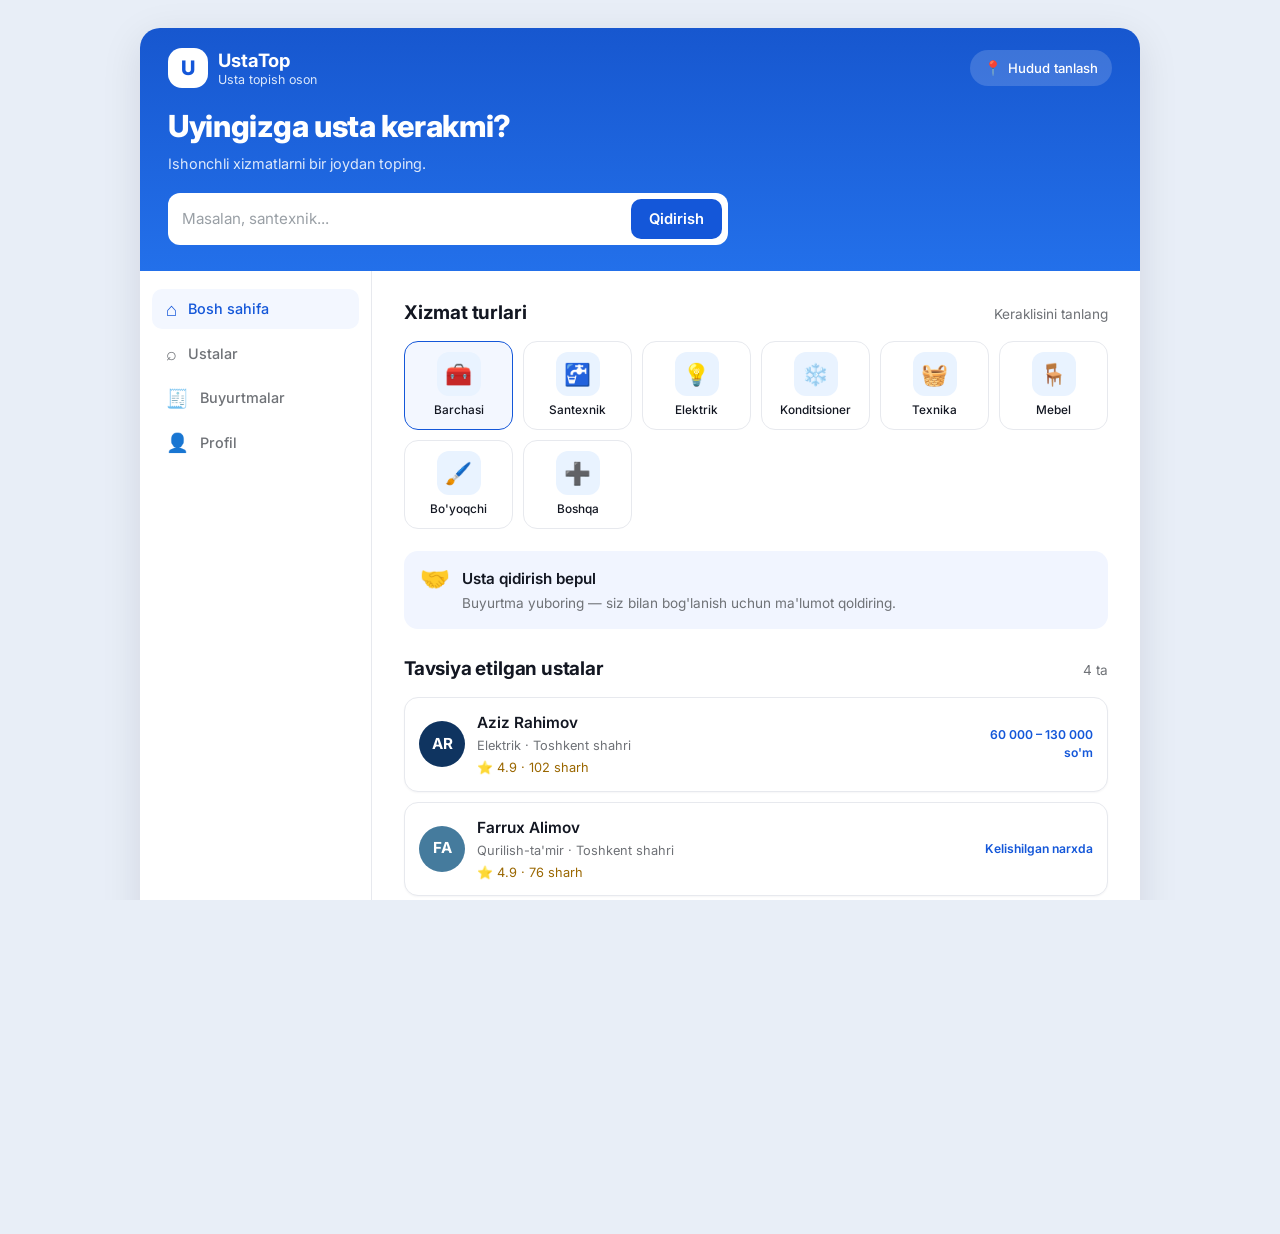
<file: index.html>
<!DOCTYPE html>
<html lang="uz">
<head>
<meta charset="UTF-8">
<meta name="viewport" content="width=device-width, initial-scale=1.0">
<meta name="theme-color" content="#1757cf">
<title>UstaTop — ustalar va mijozlar platformasi</title>
<meta name="description" content="UstaTop — santexnik, elektrik, mebel ustasi va boshqa mutaxassislarni toping, narx va sharhlarni ko'ring, onlayn buyurtma bering.">
<link rel="preconnect" href="https://fonts.googleapis.com">
<link rel="preconnect" href="https://fonts.gstatic.com" crossorigin>
<link href="https://fonts.googleapis.com/css2?family=Inter:wght@400;500;600;700;800&display=swap" rel="stylesheet">
<link rel="stylesheet" href="css/style.css">
</head>
<body>
<div class="app">

  <header class="appbar" id="appbar">
    <div class="brand-row">
      <div class="brand">
        <span class="brand-mark">U</span>
        <span class="brand-text">
          <b>UstaTop</b>
          <small>Usta topish oson</small>
        </span>
      </div>
      <button type="button" class="pill" id="region-pill">
        <span class="pill-icon">📍</span>
        <span id="region-pill-label">Hudud tanlash</span>
      </button>
    </div>

    <div class="hero-body" id="hero-body">
      <h1>Uyingizga usta kerakmi?</h1>
      <p class="hero-sub">Ishonchli xizmatlarni bir joydan toping.</p>
      <form id="home-search-form" class="searchbar">
        <input type="text" id="home-search-input" placeholder="Masalan, santexnik...">
        <button type="submit">Qidirish</button>
      </form>
    </div>
  </header>

  <main class="view-wrap">

    <!-- BOSH SAHIFA -->
    <section id="view-home" class="view active">
      <div class="section-head">
        <h2>Xizmat turlari</h2>
        <span class="section-note">Keraklisini tanlang</span>
      </div>
      <div id="category-grid" class="category-grid"></div>

      <div class="notice">
        <span class="notice-icon">🤝</span>
        <div>
          <b>Usta qidirish bepul</b>
          <p>Buyurtma yuboring — siz bilan bog'lanish uchun ma'lumot qoldiring.</p>
        </div>
      </div>

      <div class="section-head">
        <h2 id="featured-title">Tavsiya etilgan ustalar</h2>
        <span class="section-note" id="featured-count"></span>
      </div>
      <div id="featured-list" class="usta-list"></div>

      <button id="quick-order-btn" class="btn btn-primary btn-block">Tezkor buyurtma berish</button>
    </section>

    <!-- TO'LIQ KATALOG ("Boshqa" plitkasi ochadi) -->
    <section id="view-catalog" class="view">
      <div class="section-head">
        <h2>Barcha yo'nalishlar</h2>
        <span class="section-note" id="catalog-count"></span>
      </div>
      <p class="admin-note">Bosh sahifada eng ko'p qidiriladigan xizmatlar turadi. Bu yerda barcha yo'nalishlar to'liq ro'yxati.</p>
      <div id="catalog-list" class="catalog-list"></div>
    </section>

    <!-- QIDIRUV / USTALAR RO'YXATI -->
    <section id="view-search" class="view">
      <div class="section-head">
        <h2>Ustalar</h2>
        <span class="section-note" id="search-count"></span>
      </div>
      <div class="filters">
        <input type="text" id="filter-query" placeholder="Ism yoki xizmat bo'yicha qidirish...">
        <select id="filter-category">
          <option value="">Barcha xizmatlar</option>
        </select>
        <select id="filter-region">
          <option value="">Barcha hududlar</option>
        </select>
      </div>
      <div id="search-results" class="usta-list"></div>
    </section>

    <!-- BUYURTMALARIM -->
    <section id="view-orders" class="view">
      <div class="section-head">
        <h2>Buyurtmalarim</h2>
        <span class="section-note" id="orders-count"></span>
      </div>
      <div id="orders-list" class="orders-list"></div>
      <button id="orders-new-btn" class="btn btn-primary btn-block">Yangi buyurtma berish</button>
    </section>

    <!-- PROFIL / AKKAUNT -->
    <section id="view-profile" class="view">
      <div class="section-head">
        <h2>Profil</h2>
      </div>
      <div id="profile-view"></div>
    </section>

    <!-- BOSHQARUV PANELI (ADMIN) -->
    <section id="view-admin" class="view">
      <div class="section-head">
        <h2>Boshqaruv paneli</h2>
        <button type="button" class="link-btn" id="admin-exit">Chiqish</button>
      </div>
      <p class="admin-note">Demo rejim: PIN kodi brauzerda tekshiriladi, shuning uchun bu haqiqiy himoya emas. Jonli versiyada panel server tomonida, parol va ro'yxatdan o'tish bilan himoyalanadi.</p>
      <div id="admin-stats" class="admin-stats"></div>
      <div id="admin-orders" class="admin-orders"></div>
    </section>

  </main>

  <nav class="bottom-nav">
    <button class="nav-btn active" data-view="home"><b>⌂</b><span>Bosh sahifa</span></button>
    <button class="nav-btn" data-view="search"><b>⌕</b><span>Ustalar</span></button>
    <button class="nav-btn" data-view="orders"><b>🧾</b><span>Buyurtmalar</span></button>
    <button class="nav-btn" data-view="profile"><b>👤</b><span>Profil</span></button>
  </nav>
</div>

<!-- HUDUD TANLASH MODAL -->
<div class="modal" id="modal-region">
  <div class="sheet">
    <button class="close" data-close-modal>×</button>
    <h3>Hudud tanlash</h3>
    <div id="region-options" class="region-options"></div>
  </div>
</div>

<!-- KIRISH / RO'YXATDAN O'TISH MODALI -->
<div class="modal" id="modal-auth">
  <div class="sheet">
    <button class="close" data-close-modal>×</button>
    <h3 id="auth-title">Kirish</h3>

    <div class="role-tabs">
      <button type="button" data-role-tab="mijoz" class="active">🙋 Mijoz</button>
      <button type="button" data-role-tab="usta">🛠️ Usta</button>
    </div>

    <form id="auth-form" novalidate>
      <label for="auth-name">Ism familiyangiz</label>
      <input type="text" id="auth-name" placeholder="Ism Familiya" required>
      <small class="field-error" id="err-auth-name"></small>

      <label for="auth-phone">Telefon raqamingiz</label>
      <input type="tel" id="auth-phone" placeholder="+998 90 123 45 67" required>
      <small class="field-error" id="err-auth-phone"></small>

      <label for="auth-region">Hudud</label>
      <select id="auth-region" required>
        <option value="">Hududni tanlang</option>
      </select>
      <small class="field-error" id="err-auth-region"></small>

      <div id="auth-usta-fields">
        <label for="auth-category">Xizmat turi</label>
        <select id="auth-category">
          <option value="">Xizmat turini tanlang</option>
        </select>
        <small class="field-error" id="err-auth-category"></small>

        <label for="auth-price">Narxi (ixtiyoriy)</label>
        <input type="text" id="auth-price" placeholder="Masalan: 80 000 – 150 000 so'm">

        <label for="auth-bio">O'zingiz haqingizda (ixtiyoriy)</label>
        <textarea id="auth-bio" rows="3" placeholder="Tajribangiz va qanday ishlarni bajarasiz..."></textarea>
      </div>

      <button type="submit" class="btn btn-primary btn-block">Davom etish</button>
    </form>

    <p class="admin-note">Demo rejim: parol so'ralmaydi, ma'lumotlar faqat shu brauzerda saqlanadi.</p>
  </div>
</div>

<!-- ADMIN PIN MODALI -->
<div class="modal" id="modal-pin">
  <div class="sheet sheet-confirm">
    <h3>Boshqaruv paneli</h3>
    <p class="pin-note">Davom etish uchun PIN kodni kiriting.</p>
    <form id="pin-form" novalidate>
      <input type="password" id="pin" inputmode="numeric" autocomplete="off" maxlength="8" placeholder="••••">
      <small class="field-error" id="err-pin"></small>
      <div class="confirm-actions">
        <button type="button" class="btn btn-secondary" id="pin-cancel">Bekor qilish</button>
        <button type="submit" class="btn btn-primary">Kirish</button>
      </div>
    </form>
  </div>
</div>

<!-- USTA PROFILI MODAL -->
<div class="modal" id="modal-profile">
  <div class="sheet">
    <button class="close" data-close-modal>×</button>
    <div id="profile-content"></div>
  </div>
</div>

<!-- BUYURTMA BERISH MODAL -->
<div class="modal" id="modal-order">
  <div class="sheet">
    <button class="close" data-close-modal>×</button>
    <h3>Buyurtma berish</h3>
    <form id="order-form" novalidate>
      <input type="hidden" id="order-usta-id">
      <div id="order-usta-info" class="order-usta-info"></div>

      <label for="order-category">Xizmat turi</label>
      <select id="order-category" required></select>
      <small class="field-error" id="err-order-category"></small>

      <label for="order-name">Ism familiyangiz</label>
      <input type="text" id="order-name" placeholder="Ism Familiya" required>
      <small class="field-error" id="err-order-name"></small>

      <label for="order-phone">Telefon raqamingiz</label>
      <input type="tel" id="order-phone" placeholder="+998 90 123 45 67" required>
      <small class="field-error" id="err-order-phone"></small>

      <label for="order-region">Hudud</label>
      <select id="order-region" required></select>
      <small class="field-error" id="err-order-region"></small>

      <label for="order-comment">Izoh (ixtiyoriy)</label>
      <textarea id="order-comment" rows="3" placeholder="Muammoni qisqacha tasvirlab bering..."></textarea>

      <button type="submit" class="btn btn-primary btn-block">Buyurtmani yuborish</button>
    </form>
  </div>
</div>

<!-- TASDIQLASH MODALI -->
<div class="modal" id="modal-confirm">
  <div class="sheet sheet-confirm">
    <p id="confirm-message"></p>
    <div class="confirm-actions">
      <button class="btn btn-secondary" id="confirm-cancel">Bekor qilish</button>
      <button class="btn btn-danger" id="confirm-ok">O'chirish</button>
    </div>
  </div>
</div>

<div class="toast" id="toast"></div>

<script src="js/main.js"></script>
</body>
</html>
</file>
<file: css/style.css>
/* ===== UstaTop — dizayn tizimi =====
   Ranglar Netlify demo skrinshotidan piksel darajasida olingan.
   Yangi loyiha uchun faqat :root blokidagi brend ranglarini almashtiring. */

:root {
  /* brend */
  --brand:        #1457d9;
  --brand-top:    #1757cf;
  --brand-bottom: #2370ea;
  --brand-soft:   rgba(255, 255, 255, .16);
  --brand-dark:   #0f47b0;

  /* fon */
  --bg:           #ffffff;
  --card:         #ffffff;
  --tile:         #e9f3ff;
  --tile-active:  #f3f7ff;
  --notice:       #f1f5ff;
  --outer:        #e8eef7;

  /* matn */
  --text:         #131722;
  --text-2:       #6f7277;
  --on-brand:     #ffffff;
  --on-brand-2:   #dce8fb;

  /* chegara */
  --border:       #e7e9ee;
  --border-soft:  #eef0f4;

  /* holat */
  --ok:           #157f4a;
  --ok-bg:        #e8f6ee;
  --warn:         #9a6700;
  --warn-bg:      #fff4d6;
  --danger:       #c92a2f;
  --danger-bg:    #fdeced;
  --muted-bg:     #f1f2f4;

  /* shakl */
  --r-hero:  24px;
  --r-card:  14px;
  --r-tile:  12px;
  --r-btn:   10px;
  --r-pill: 999px;

  --shadow-card: 0 1px 2px rgba(16, 24, 40, .04);
  --shadow-pop:  0 8px 24px rgba(16, 24, 40, .12);
}

* { margin: 0; padding: 0; box-sizing: border-box; }

html, body { height: 100%; overflow-x: hidden; }

body {
  font-family: 'Inter', -apple-system, 'Segoe UI', Roboto, Arial, sans-serif;
  color: var(--text);
  line-height: 1.5;
  background: var(--outer);
  -webkit-font-smoothing: antialiased;
}

a { color: inherit; }
button, input, select, textarea { font-family: inherit; font-size: 1rem; }

/* ---------- App shell ---------- */
.app {
  max-width: 480px;
  margin: 0 auto;
  min-height: 100vh;
  background: var(--bg);
  display: flex;
  flex-direction: column;
}

/* ---------- Appbar + hero ---------- */
.appbar {
  background: linear-gradient(180deg, var(--brand-top), var(--brand-bottom));
  color: var(--on-brand);
  padding: 14px 18px 22px;
  border-radius: 0 0 var(--r-hero) var(--r-hero);
}

.appbar.compact { padding-bottom: 16px; }
.appbar.compact .hero-body { display: none; }

.brand-row {
  display: flex;
  align-items: center;
  justify-content: space-between;
  gap: 12px;
}

.brand { display: flex; align-items: center; gap: 10px; min-width: 0; }

.brand-mark {
  width: 40px;
  height: 40px;
  flex: none;
  border-radius: var(--r-card);
  background: #fff;
  color: var(--brand);
  font-weight: 800;
  font-size: 1.25rem;
  display: flex;
  align-items: center;
  justify-content: center;
}

.brand-text { display: flex; flex-direction: column; line-height: 1.25; min-width: 0; }
.brand-text b { font-size: 1.15rem; font-weight: 700; }
.brand-text small { font-size: .78rem; color: var(--on-brand-2); }

.pill {
  display: inline-flex;
  align-items: center;
  gap: 6px;
  flex: none;
  padding: 9px 14px;
  border: 0;
  border-radius: var(--r-pill);
  background: var(--brand-soft);
  color: var(--on-brand);
  font-size: .82rem;
  font-weight: 500;
  cursor: pointer;
}
.pill:hover { background: rgba(255, 255, 255, .24); }
.pill-icon { font-size: .9rem; }

.hero-body { margin-top: 20px; }

.hero-body h1 {
  font-size: 1.65rem;
  font-weight: 800;
  line-height: 1.22;
  letter-spacing: -.01em;
}

.hero-sub {
  margin-top: 8px;
  font-size: .9rem;
  color: var(--on-brand-2);
}

.searchbar {
  margin-top: 18px;
  display: flex;
  align-items: center;
  gap: 8px;
  background: #fff;
  border-radius: var(--r-tile);
  padding: 6px 6px 6px 14px;
}

.searchbar input {
  flex: 1;
  min-width: 0;
  border: 0;
  outline: none;
  padding: 10px 0;
  color: var(--text);
  font-size: .95rem;
}
.searchbar input::placeholder { color: #9aa0a6; }

.searchbar button {
  flex: none;
  border: 0;
  border-radius: var(--r-btn);
  background: var(--brand);
  color: #fff;
  font-weight: 600;
  font-size: .92rem;
  padding: 11px 18px;
  cursor: pointer;
}
.searchbar button:hover { background: var(--brand-dark); }

/* ---------- Views ---------- */
.view-wrap {
  flex: 1;
  padding: 22px 18px 28px;
  overflow-y: auto;
}

.view { display: none; }
.view.active { display: block; }

.section-head {
  display: flex;
  align-items: baseline;
  justify-content: space-between;
  gap: 12px;
  margin-bottom: 14px;
}
.section-head + .section-head { margin-top: 26px; }

.section-head h2 {
  font-size: 1.18rem;
  font-weight: 700;
  letter-spacing: -.01em;
}

.section-note {
  font-size: .85rem;
  color: var(--text-2);
  flex: none;
}

/* ---------- Xizmat turlari ---------- */
.category-grid {
  display: grid;
  grid-template-columns: repeat(4, 1fr);
  gap: 10px;
  margin-bottom: 22px;
}

.category-card {
  background: var(--card);
  border: 1px solid var(--border);
  border-radius: var(--r-card);
  padding: 10px 4px 11px;
  text-align: center;
  cursor: pointer;
  transition: border-color .15s ease, background .15s ease;
}
.category-card:hover { border-color: #c8d8f5; }

.category-card.active {
  border-color: var(--brand);
  background: var(--tile-active);
}

.category-card .icon {
  display: flex;
  align-items: center;
  justify-content: center;
  width: 44px;
  height: 44px;
  margin: 0 auto 7px;
  border-radius: var(--r-tile);
  background: var(--tile);
  font-size: 1.35rem;
}

.category-card .label {
  display: block;
  font-size: .74rem;
  font-weight: 500;
  color: var(--text);
  line-height: 1.25;
}

/* ---------- Ma'lumot banneri ---------- */
.notice {
  display: flex;
  gap: 12px;
  align-items: flex-start;
  background: var(--notice);
  border-radius: var(--r-card);
  padding: 15px 16px;
  margin-bottom: 26px;
}
.notice-icon { font-size: 1.5rem; line-height: 1; flex: none; }
.notice b { font-size: .95rem; font-weight: 600; }
.notice p { font-size: .85rem; color: var(--text-2); margin-top: 3px; }

/* ---------- Usta kartalari ---------- */
.usta-list { display: flex; flex-direction: column; gap: 10px; }

.usta-card {
  background: var(--card);
  border: 1px solid var(--border);
  border-radius: var(--r-card);
  padding: 13px 14px;
  display: flex;
  gap: 12px;
  align-items: center;
  cursor: pointer;
  box-shadow: var(--shadow-card);
  transition: border-color .15s ease;
}
.usta-card:hover { border-color: #c8d8f5; }

.usta-avatar {
  width: 46px;
  height: 46px;
  flex: none;
  border-radius: 50%;
  color: #fff;
  font-weight: 700;
  font-size: .95rem;
  display: flex;
  align-items: center;
  justify-content: center;
}

.usta-info { flex: 1; min-width: 0; }
.usta-name { font-weight: 600; font-size: .96rem; }
.usta-meta { font-size: .8rem; color: var(--text-2); margin-top: 2px; }
.usta-rating { font-size: .8rem; color: var(--warn); margin-top: 3px; }

.usta-price {
  flex: none;
  font-size: .76rem;
  font-weight: 600;
  color: var(--brand);
  text-align: right;
  max-width: 108px;
}

.empty-state {
  text-align: center;
  color: var(--text-2);
  font-size: .9rem;
  padding: 32px 16px;
  background: var(--muted-bg);
  border-radius: var(--r-card);
}

/* ---------- Filtrlar ---------- */
.filters { display: flex; flex-direction: column; gap: 9px; margin-bottom: 16px; }

.filters input,
.filters select,
.region-options select {
  width: 100%;
  border: 1px solid var(--border);
  border-radius: var(--r-btn);
  padding: 11px 13px;
  font-size: .9rem;
  background: #fff;
  color: var(--text);
  outline: none;
}
.filters input:focus, .filters select:focus { border-color: var(--brand); }

/* ---------- Tugmalar ---------- */
.btn {
  border: 0;
  border-radius: var(--r-btn);
  padding: 13px 18px;
  font-size: .95rem;
  font-weight: 600;
  cursor: pointer;
}
.btn-primary { background: var(--brand); color: #fff; }
.btn-primary:hover { background: var(--brand-dark); }
.btn-secondary { background: var(--muted-bg); color: var(--text); }
.btn-danger { background: var(--danger); color: #fff; }
.btn-block { display: block; width: 100%; margin-top: 20px; }

/* ---------- Hudud tanlash ---------- */
.region-options { display: flex; flex-direction: column; gap: 8px; margin-top: 14px; }

.region-option {
  text-align: left;
  border: 1px solid var(--border);
  background: #fff;
  border-radius: var(--r-btn);
  padding: 12px 14px;
  font-size: .9rem;
  cursor: pointer;
  color: var(--text);
}
.region-option:hover { border-color: #c8d8f5; }
.region-option.active { border-color: var(--brand); background: var(--tile-active); font-weight: 600; }

/* ---------- Modal ---------- */
.modal {
  display: none;
  position: fixed;
  inset: 0;
  background: rgba(16, 24, 40, .5);
  z-index: 50;
  align-items: flex-end;
  justify-content: center;
}
.modal.open { display: flex; }

.sheet {
  background: #fff;
  width: 100%;
  max-width: 480px;
  max-height: 88vh;
  overflow-y: auto;
  border-radius: 20px 20px 0 0;
  padding: 24px 20px 28px;
  position: relative;
  animation: slide-up .18s ease-out;
}

.sheet h3 { font-size: 1.15rem; font-weight: 700; margin-bottom: 4px; }

.sheet-confirm {
  border-radius: var(--r-card);
  margin: auto 18px;
  max-width: 400px;
  text-align: center;
}

.close {
  position: absolute;
  top: 14px;
  right: 14px;
  width: 32px;
  height: 32px;
  border: 0;
  border-radius: 50%;
  background: var(--muted-bg);
  color: var(--text-2);
  font-size: 1.2rem;
  line-height: 1;
  cursor: pointer;
}

.confirm-actions { display: flex; gap: 10px; margin-top: 18px; }
.confirm-actions .btn { flex: 1; }

/* ---------- Admin PIN ---------- */
.pin-note { font-size: .88rem; color: var(--text-2); margin-top: 6px; }

#pin {
  width: 100%;
  margin-top: 14px;
  border: 1px solid var(--border);
  border-radius: var(--r-btn);
  padding: 13px;
  font-size: 1.3rem;
  letter-spacing: .4em;
  text-align: center;
  outline: none;
  background: #fff;
  color: var(--text);
}
#pin:focus { border-color: var(--brand); }
#pin.invalid { border-color: var(--danger); background: var(--danger-bg); }

.link-btn {
  border: 0;
  background: none;
  color: var(--brand);
  font-size: .88rem;
  font-weight: 600;
  cursor: pointer;
  padding: 2px 0;
  flex: none;
}
.link-btn:hover { text-decoration: underline; }

.brand-mark { cursor: pointer; user-select: none; -webkit-user-select: none; }

@keyframes slide-up {
  from { transform: translateY(16px); opacity: 0; }
  to   { transform: translateY(0); opacity: 1; }
}

/* ---------- Forma ---------- */
#order-form label,
.field-label {
  display: block;
  font-size: .82rem;
  font-weight: 600;
  color: var(--text-2);
  margin: 14px 0 6px;
}

#order-form input,
#order-form select,
#order-form textarea,
.admin-order-card select {
  width: 100%;
  border: 1px solid var(--border);
  border-radius: var(--r-btn);
  padding: 11px 13px;
  font-size: .92rem;
  background: #fff;
  color: var(--text);
  outline: none;
}
#order-form input:focus,
#order-form select:focus,
#order-form textarea:focus { border-color: var(--brand); }

#order-form input.invalid,
#order-form select.invalid { border-color: var(--danger); background: var(--danger-bg); }

.field-error { display: block; color: var(--danger); font-size: .78rem; margin-top: 5px; }

.order-usta-info {
  background: var(--tile);
  border-radius: var(--r-btn);
  padding: 11px 13px;
  font-size: .85rem;
  margin-top: 14px;
}

/* ---------- Profil modali ---------- */
.profile-header { display: flex; gap: 13px; align-items: center; margin-bottom: 18px; padding-right: 36px; }
.profile-header h3 { font-size: 1.1rem; }

.profile-section { margin-top: 16px; }
.profile-section h4 { font-size: .82rem; font-weight: 600; color: var(--text-2); margin-bottom: 5px; }
.profile-section p { font-size: .92rem; }

.photo-placeholder { display: flex; gap: 8px; }
.photo-box {
  flex: 1;
  background: var(--tile);
  border-radius: var(--r-btn);
  padding: 16px 6px;
  text-align: center;
  font-size: .72rem;
  color: var(--text-2);
}
.photo-icon { display: block; font-size: 1.2rem; margin-bottom: 4px; }
.photo-note { font-size: .75rem; color: var(--text-2); margin-top: 7px; }

.review-item { border-top: 1px solid var(--border-soft); padding: 11px 0; }
.review-item:first-child { border-top: 0; }
.review-name { font-weight: 600; font-size: .88rem; }
.review-stars { color: var(--warn); font-size: .8rem; }
.review-text { font-size: .87rem; color: var(--text-2); margin-top: 3px; }

/* ---------- Buyurtmalar ---------- */
.orders-list { display: flex; flex-direction: column; gap: 10px; }

.order-card,
.admin-order-card {
  background: var(--card);
  border: 1px solid var(--border);
  border-radius: var(--r-card);
  padding: 14px;
  box-shadow: var(--shadow-card);
}
.admin-order-card { margin-bottom: 10px; }

.order-top { display: flex; align-items: center; justify-content: space-between; gap: 10px; }
.order-service { font-weight: 600; font-size: .95rem; }
.order-meta { font-size: .84rem; color: var(--text-2); margin-top: 5px; }
.order-date { font-size: .76rem; color: var(--text-2); margin-top: 5px; }

.badge {
  flex: none;
  font-size: .7rem;
  font-weight: 600;
  padding: 4px 10px;
  border-radius: var(--r-pill);
}
.badge-yangi     { background: var(--tile);      color: var(--brand); }
.badge-jarayonda { background: var(--warn-bg);   color: var(--warn); }
.badge-bajarildi { background: var(--ok-bg);     color: var(--ok); }
.badge-bekor     { background: var(--danger-bg); color: var(--danger); }

/* ---------- Admin ---------- */
.admin-note {
  font-size: .84rem;
  color: var(--text-2);
  background: var(--notice);
  border-radius: var(--r-btn);
  padding: 11px 13px;
  margin-bottom: 16px;
}

.admin-stats {
  display: grid;
  grid-template-columns: repeat(4, 1fr);
  gap: 8px;
  margin-bottom: 18px;
}

.stat-card {
  background: var(--tile);
  border-radius: var(--r-tile);
  padding: 12px 6px;
  text-align: center;
}
.stat-value { font-size: 1.3rem; font-weight: 800; color: var(--brand); }
.stat-label { font-size: .68rem; color: var(--text-2); margin-top: 2px; line-height: 1.25; }

.remove-btn {
  margin-top: 12px;
  width: 100%;
  border: 1px solid var(--danger);
  background: #fff;
  color: var(--danger);
  border-radius: var(--r-btn);
  padding: 9px;
  font-size: .85rem;
  font-weight: 600;
  cursor: pointer;
}

/* ---------- To'liq katalog ---------- */
.catalog-list { display: flex; flex-direction: column; gap: 8px; }

.catalog-row {
  display: flex;
  align-items: center;
  gap: 12px;
  width: 100%;
  text-align: left;
  background: var(--card);
  border: 1px solid var(--border);
  border-radius: var(--r-card);
  padding: 12px 14px;
  cursor: pointer;
  color: var(--text);
  transition: border-color .15s ease;
}
.catalog-row:hover { border-color: #c8d8f5; }

.catalog-icon {
  width: 40px;
  height: 40px;
  flex: none;
  border-radius: var(--r-tile);
  background: var(--tile);
  display: flex;
  align-items: center;
  justify-content: center;
  font-size: 1.2rem;
}
.catalog-label { flex: 1; font-size: .95rem; font-weight: 500; }
.catalog-count { flex: none; font-size: .78rem; color: var(--text-2); }

/* ---------- Profil / akkaunt ---------- */
.auth-intro { text-align: center; padding: 18px 8px 22px; }
.auth-emoji { font-size: 2.6rem; }
.auth-intro h3 { font-size: 1.15rem; font-weight: 700; margin-top: 8px; }
.auth-intro p { font-size: .88rem; color: var(--text-2); margin-top: 6px; }

.role-cards { display: grid; grid-template-columns: 1fr 1fr; gap: 10px; margin-bottom: 18px; }

.role-card {
  background: var(--card);
  border: 1px solid var(--border);
  border-radius: var(--r-card);
  padding: 16px 12px;
  cursor: pointer;
  color: var(--text);
  text-align: center;
  display: flex;
  flex-direction: column;
  gap: 4px;
  transition: border-color .15s ease, background .15s ease;
}
.role-card:hover { border-color: var(--brand); background: var(--tile-active); }
.role-icon { font-size: 1.7rem; }
.role-card b { font-size: .95rem; }
.role-card small { font-size: .74rem; color: var(--text-2); line-height: 1.3; }

.role-tabs { display: flex; gap: 8px; margin: 16px 0 4px; }
.role-tabs button {
  flex: 1;
  border: 1px solid var(--border);
  background: #fff;
  border-radius: var(--r-btn);
  padding: 10px;
  font-size: .88rem;
  font-weight: 500;
  cursor: pointer;
  color: var(--text);
}
.role-tabs button.active { border-color: var(--brand); background: var(--tile-active); font-weight: 600; }

.profile-card {
  display: flex;
  align-items: center;
  gap: 13px;
  background: var(--card);
  border: 1px solid var(--border);
  border-radius: var(--r-card);
  padding: 15px;
  box-shadow: var(--shadow-card);
}
.profile-id { display: flex; flex-direction: column; gap: 2px; min-width: 0; }
.profile-id b { font-size: 1rem; }

.role-badge {
  align-self: flex-start;
  margin-top: 4px;
  font-size: .72rem;
  font-weight: 600;
  color: var(--brand);
  background: var(--tile);
  border-radius: var(--r-pill);
  padding: 3px 10px;
}

.profile-block {
  background: var(--card);
  border: 1px solid var(--border);
  border-radius: var(--r-card);
  padding: 14px;
  margin-top: 10px;
}
.profile-block h4 { font-size: .8rem; font-weight: 600; color: var(--text-2); margin-bottom: 5px; }
.profile-block p { font-size: .92rem; }
.profile-block .muted { color: var(--text-2); font-size: .85rem; margin-top: 3px; }
.profile-block .link-btn { margin-top: 7px; }

.muted { color: var(--text-2); }

#auth-form input.invalid,
#auth-form select.invalid { border-color: var(--danger); background: var(--danger-bg); }

#auth-form label { display: block; font-size: .82rem; font-weight: 600; color: var(--text-2); margin: 14px 0 6px; }
#auth-form input,
#auth-form select,
#auth-form textarea {
  width: 100%;
  border: 1px solid var(--border);
  border-radius: var(--r-btn);
  padding: 11px 13px;
  font-size: .92rem;
  background: #fff;
  color: var(--text);
  outline: none;
}
#auth-form input:focus,
#auth-form select:focus,
#auth-form textarea:focus { border-color: var(--brand); }

/* ---------- Pastki navigatsiya ---------- */
.bottom-nav {
  display: flex;
  border-top: 1px solid var(--border);
  background: #fff;
  position: sticky;
  bottom: 0;
  padding-bottom: env(safe-area-inset-bottom);
}

.nav-btn {
  flex: 1;
  border: 0;
  background: none;
  padding: 9px 4px 11px;
  color: var(--text-2);
  cursor: pointer;
  display: flex;
  flex-direction: column;
  align-items: center;
  gap: 3px;
}
.nav-btn b { font-size: 1.15rem; line-height: 1; font-weight: 400; }
.nav-btn span { font-size: .68rem; font-weight: 500; }
.nav-btn.active { color: var(--brand); }
.nav-btn.active b { font-weight: 700; }

/* ---------- Toast ---------- */
.toast {
  position: fixed;
  left: 50%;
  bottom: 84px;
  transform: translate(-50%, 12px);
  background: #1d2430;
  color: #fff;
  font-size: .87rem;
  padding: 11px 18px;
  border-radius: var(--r-pill);
  box-shadow: var(--shadow-pop);
  opacity: 0;
  pointer-events: none;
  transition: opacity .2s ease, transform .2s ease;
  z-index: 60;
  max-width: 90vw;
  text-align: center;
}
.toast.show { opacity: 1; transform: translate(-50%, 0); }

/* ---------- Desktop ---------- */
@media (min-width: 900px) {
  body { padding: 28px 0; }

  .app {
    max-width: 1000px;
    min-height: calc(100vh - 56px);
    display: grid;
    grid-template-columns: 232px 1fr;
    grid-template-areas:
      "appbar appbar"
      "nav    main";
    border-radius: 20px;
    overflow: hidden;
    box-shadow: 0 10px 40px rgba(16, 24, 40, .10);
  }

  .appbar { grid-area: appbar; border-radius: 0; padding: 20px 28px 26px; }
  .hero-body h1 { font-size: 1.9rem; }
  .searchbar { max-width: 560px; }

  .view-wrap { grid-area: main; padding: 28px 32px 36px; }

  .bottom-nav {
    grid-area: nav;
    flex-direction: column;
    border-top: 0;
    border-right: 1px solid var(--border);
    padding: 18px 12px;
    gap: 4px;
    position: static;
  }

  .nav-btn {
    flex: none;
    flex-direction: row;
    justify-content: flex-start;
    gap: 11px;
    padding: 11px 14px;
    border-radius: var(--r-btn);
  }
  .nav-btn span { font-size: .9rem; }
  .nav-btn.active { background: var(--tile-active); }

  .category-grid { grid-template-columns: repeat(6, 1fr); }
  .modal { align-items: center; }
  .sheet { border-radius: 18px; max-width: 520px; }
}
</file>
<file: public/css/style.css>
/* ===== UstaTop — dizayn tizimi =====
   Ranglar Netlify demo skrinshotidan piksel darajasida olingan.
   Yangi loyiha uchun faqat :root blokidagi brend ranglarini almashtiring. */

:root {
  /* brend */
  --brand:        #1457d9;
  --brand-top:    #1757cf;
  --brand-bottom: #2370ea;
  --brand-soft:   rgba(255, 255, 255, .16);
  --brand-dark:   #0f47b0;

  /* fon */
  --bg:           #ffffff;
  --card:         #ffffff;
  --tile:         #e9f3ff;
  --tile-active:  #f3f7ff;
  --notice:       #f1f5ff;
  --outer:        #e8eef7;

  /* matn */
  --text:         #131722;
  --text-2:       #6f7277;
  --on-brand:     #ffffff;
  --on-brand-2:   #dce8fb;

  /* chegara */
  --border:       #e7e9ee;
  --border-soft:  #eef0f4;

  /* holat */
  --ok:           #157f4a;
  --ok-bg:        #e8f6ee;
  --warn:         #9a6700;
  --warn-bg:      #fff4d6;
  --danger:       #c92a2f;
  --danger-bg:    #fdeced;
  --muted-bg:     #f1f2f4;

  /* shakl */
  --r-hero:  24px;
  --r-card:  14px;
  --r-tile:  12px;
  --r-btn:   10px;
  --r-pill: 999px;

  --shadow-card: 0 1px 2px rgba(16, 24, 40, .04);
  --shadow-pop:  0 8px 24px rgba(16, 24, 40, .12);
}

* { margin: 0; padding: 0; box-sizing: border-box; }

html, body { height: 100%; overflow-x: hidden; }

body {
  font-family: 'Inter', -apple-system, 'Segoe UI', Roboto, Arial, sans-serif;
  color: var(--text);
  line-height: 1.5;
  background: var(--outer);
  -webkit-font-smoothing: antialiased;
}

a { color: inherit; }
button, input, select, textarea { font-family: inherit; font-size: 1rem; }

/* ---------- App shell ---------- */
.app {
  max-width: 480px;
  margin: 0 auto;
  min-height: 100vh;
  background: var(--bg);
  display: flex;
  flex-direction: column;
}

/* ---------- Appbar + hero ---------- */
.appbar {
  background: linear-gradient(180deg, var(--brand-top), var(--brand-bottom));
  color: var(--on-brand);
  padding: 14px 18px 22px;
  border-radius: 0 0 var(--r-hero) var(--r-hero);
}

.appbar.compact { padding-bottom: 16px; }
.appbar.compact .hero-body { display: none; }

.brand-row {
  display: flex;
  align-items: center;
  justify-content: space-between;
  gap: 12px;
}

.brand { display: flex; align-items: center; gap: 10px; min-width: 0; }

.brand-mark {
  width: 40px;
  height: 40px;
  flex: none;
  border-radius: var(--r-card);
  background: #fff;
  color: var(--brand);
  font-weight: 800;
  font-size: 1.25rem;
  display: flex;
  align-items: center;
  justify-content: center;
}

.brand-text { display: flex; flex-direction: column; line-height: 1.25; min-width: 0; }
.brand-text b { font-size: 1.15rem; font-weight: 700; }
.brand-text small { font-size: .78rem; color: var(--on-brand-2); }

.pill {
  display: inline-flex;
  align-items: center;
  gap: 6px;
  flex: none;
  padding: 9px 14px;
  border: 0;
  border-radius: var(--r-pill);
  background: var(--brand-soft);
  color: var(--on-brand);
  font-size: .82rem;
  font-weight: 500;
  cursor: pointer;
}
.pill:hover { background: rgba(255, 255, 255, .24); }
.pill-icon { font-size: .9rem; }

.hero-body { margin-top: 20px; }

.hero-body h1 {
  font-size: 1.65rem;
  font-weight: 800;
  line-height: 1.22;
  letter-spacing: -.01em;
}

.hero-sub {
  margin-top: 8px;
  font-size: .9rem;
  color: var(--on-brand-2);
}

.searchbar {
  margin-top: 18px;
  display: flex;
  align-items: center;
  gap: 8px;
  background: #fff;
  border-radius: var(--r-tile);
  padding: 6px 6px 6px 14px;
}

.searchbar input {
  flex: 1;
  min-width: 0;
  border: 0;
  outline: none;
  padding: 10px 0;
  color: var(--text);
  font-size: .95rem;
}
.searchbar input::placeholder { color: #9aa0a6; }

.searchbar button {
  flex: none;
  border: 0;
  border-radius: var(--r-btn);
  background: var(--brand);
  color: #fff;
  font-weight: 600;
  font-size: .92rem;
  padding: 11px 18px;
  cursor: pointer;
}
.searchbar button:hover { background: var(--brand-dark); }

/* ---------- Views ---------- */
.view-wrap {
  flex: 1;
  padding: 22px 18px 28px;
  overflow-y: auto;
}

.view { display: none; }
.view.active { display: block; }

.section-head {
  display: flex;
  align-items: baseline;
  justify-content: space-between;
  gap: 12px;
  margin-bottom: 14px;
}
.section-head + .section-head { margin-top: 26px; }

.section-head h2 {
  font-size: 1.18rem;
  font-weight: 700;
  letter-spacing: -.01em;
}

.section-note {
  font-size: .85rem;
  color: var(--text-2);
  flex: none;
}

/* ---------- Xizmat turlari ---------- */
.category-grid {
  display: grid;
  grid-template-columns: repeat(4, 1fr);
  gap: 10px;
  margin-bottom: 22px;
}

.category-card {
  background: var(--card);
  border: 1px solid var(--border);
  border-radius: var(--r-card);
  padding: 10px 4px 11px;
  text-align: center;
  cursor: pointer;
  transition: border-color .15s ease, background .15s ease;
}
.category-card:hover { border-color: #c8d8f5; }

.category-card.active {
  border-color: var(--brand);
  background: var(--tile-active);
}

.category-card .icon {
  display: flex;
  align-items: center;
  justify-content: center;
  width: 44px;
  height: 44px;
  margin: 0 auto 7px;
  border-radius: var(--r-tile);
  background: var(--tile);
  font-size: 1.35rem;
}

.category-card .label {
  display: block;
  font-size: .74rem;
  font-weight: 500;
  color: var(--text);
  line-height: 1.25;
}

/* ---------- Ma'lumot banneri ---------- */
.notice {
  display: flex;
  gap: 12px;
  align-items: flex-start;
  background: var(--notice);
  border-radius: var(--r-card);
  padding: 15px 16px;
  margin-bottom: 26px;
}
.notice-icon { font-size: 1.5rem; line-height: 1; flex: none; }
.notice b { font-size: .95rem; font-weight: 600; }
.notice p { font-size: .85rem; color: var(--text-2); margin-top: 3px; }

/* ---------- Usta kartalari ---------- */
.usta-list { display: flex; flex-direction: column; gap: 10px; }

.usta-card {
  background: var(--card);
  border: 1px solid var(--border);
  border-radius: var(--r-card);
  padding: 13px 14px;
  display: flex;
  gap: 12px;
  align-items: center;
  cursor: pointer;
  box-shadow: var(--shadow-card);
  transition: border-color .15s ease;
}
.usta-card:hover { border-color: #c8d8f5; }

.usta-avatar {
  width: 46px;
  height: 46px;
  flex: none;
  border-radius: 50%;
  color: #fff;
  font-weight: 700;
  font-size: .95rem;
  display: flex;
  align-items: center;
  justify-content: center;
}

.usta-info { flex: 1; min-width: 0; }
.usta-name { font-weight: 600; font-size: .96rem; }
.usta-meta { font-size: .8rem; color: var(--text-2); margin-top: 2px; }
.usta-rating { font-size: .8rem; color: var(--warn); margin-top: 3px; }

.usta-price {
  flex: none;
  font-size: .76rem;
  font-weight: 600;
  color: var(--brand);
  text-align: right;
  max-width: 108px;
}

.empty-state {
  text-align: center;
  color: var(--text-2);
  font-size: .9rem;
  padding: 32px 16px;
  background: var(--muted-bg);
  border-radius: var(--r-card);
}

/* ---------- Filtrlar ---------- */
.filters { display: flex; flex-direction: column; gap: 9px; margin-bottom: 16px; }

.filters input,
.filters select,
.region-options select {
  width: 100%;
  border: 1px solid var(--border);
  border-radius: var(--r-btn);
  padding: 11px 13px;
  font-size: .9rem;
  background: #fff;
  color: var(--text);
  outline: none;
}
.filters input:focus, .filters select:focus { border-color: var(--brand); }

/* ---------- Tugmalar ---------- */
.btn {
  border: 0;
  border-radius: var(--r-btn);
  padding: 13px 18px;
  font-size: .95rem;
  font-weight: 600;
  cursor: pointer;
}
.btn-primary { background: var(--brand); color: #fff; }
.btn-primary:hover { background: var(--brand-dark); }
.btn-secondary { background: var(--muted-bg); color: var(--text); }
.btn-danger { background: var(--danger); color: #fff; }
.btn-block { display: block; width: 100%; margin-top: 20px; }

/* ---------- Hudud tanlash ---------- */
.region-options { display: flex; flex-direction: column; gap: 8px; margin-top: 14px; }

.region-option {
  text-align: left;
  border: 1px solid var(--border);
  background: #fff;
  border-radius: var(--r-btn);
  padding: 12px 14px;
  font-size: .9rem;
  cursor: pointer;
  color: var(--text);
}
.region-option:hover { border-color: #c8d8f5; }
.region-option.active { border-color: var(--brand); background: var(--tile-active); font-weight: 600; }

/* ---------- Modal ---------- */
.modal {
  display: none;
  position: fixed;
  inset: 0;
  background: rgba(16, 24, 40, .5);
  z-index: 50;
  align-items: flex-end;
  justify-content: center;
}
.modal.open { display: flex; }

.sheet {
  background: #fff;
  width: 100%;
  max-width: 480px;
  max-height: 88vh;
  overflow-y: auto;
  border-radius: 20px 20px 0 0;
  padding: 24px 20px 28px;
  position: relative;
  animation: slide-up .18s ease-out;
}

.sheet h3 { font-size: 1.15rem; font-weight: 700; margin-bottom: 4px; }

.sheet-confirm {
  border-radius: var(--r-card);
  margin: auto 18px;
  max-width: 400px;
  text-align: center;
}

.close {
  position: absolute;
  top: 14px;
  right: 14px;
  width: 32px;
  height: 32px;
  border: 0;
  border-radius: 50%;
  background: var(--muted-bg);
  color: var(--text-2);
  font-size: 1.2rem;
  line-height: 1;
  cursor: pointer;
}

.confirm-actions { display: flex; gap: 10px; margin-top: 18px; }
.confirm-actions .btn { flex: 1; }

/* ---------- Admin PIN ---------- */
.pin-note { font-size: .88rem; color: var(--text-2); margin-top: 6px; }

#pin {
  width: 100%;
  margin-top: 14px;
  border: 1px solid var(--border);
  border-radius: var(--r-btn);
  padding: 13px;
  font-size: 1.3rem;
  letter-spacing: .4em;
  text-align: center;
  outline: none;
  background: #fff;
  color: var(--text);
}
#pin:focus { border-color: var(--brand); }
#pin.invalid { border-color: var(--danger); background: var(--danger-bg); }

.link-btn {
  border: 0;
  background: none;
  color: var(--brand);
  font-size: .88rem;
  font-weight: 600;
  cursor: pointer;
  padding: 2px 0;
  flex: none;
}
.link-btn:hover { text-decoration: underline; }

.brand-mark { cursor: pointer; user-select: none; -webkit-user-select: none; }

@keyframes slide-up {
  from { transform: translateY(16px); opacity: 0; }
  to   { transform: translateY(0); opacity: 1; }
}

/* ---------- Forma ---------- */
#order-form label,
.field-label {
  display: block;
  font-size: .82rem;
  font-weight: 600;
  color: var(--text-2);
  margin: 14px 0 6px;
}

#order-form input,
#order-form select,
#order-form textarea,
.admin-order-card select {
  width: 100%;
  border: 1px solid var(--border);
  border-radius: var(--r-btn);
  padding: 11px 13px;
  font-size: .92rem;
  background: #fff;
  color: var(--text);
  outline: none;
}
#order-form input:focus,
#order-form select:focus,
#order-form textarea:focus { border-color: var(--brand); }

#order-form input.invalid,
#order-form select.invalid { border-color: var(--danger); background: var(--danger-bg); }

.field-error { display: block; color: var(--danger); font-size: .78rem; margin-top: 5px; }

.order-usta-info {
  background: var(--tile);
  border-radius: var(--r-btn);
  padding: 11px 13px;
  font-size: .85rem;
  margin-top: 14px;
}

/* ---------- Profil modali ---------- */
.profile-header { display: flex; gap: 13px; align-items: center; margin-bottom: 18px; padding-right: 36px; }
.profile-header h3 { font-size: 1.1rem; }

.profile-section { margin-top: 16px; }
.profile-section h4 { font-size: .82rem; font-weight: 600; color: var(--text-2); margin-bottom: 5px; }
.profile-section p { font-size: .92rem; }

.photo-placeholder { display: flex; gap: 8px; }
.photo-box {
  flex: 1;
  background: var(--tile);
  border-radius: var(--r-btn);
  padding: 16px 6px;
  text-align: center;
  font-size: .72rem;
  color: var(--text-2);
}
.photo-icon { display: block; font-size: 1.2rem; margin-bottom: 4px; }
.photo-note { font-size: .75rem; color: var(--text-2); margin-top: 7px; }

.review-item { border-top: 1px solid var(--border-soft); padding: 11px 0; }
.review-item:first-child { border-top: 0; }
.review-name { font-weight: 600; font-size: .88rem; }
.review-stars { color: var(--warn); font-size: .8rem; }
.review-text { font-size: .87rem; color: var(--text-2); margin-top: 3px; }

/* ---------- Buyurtmalar ---------- */
.orders-list { display: flex; flex-direction: column; gap: 10px; }

.order-card,
.admin-order-card {
  background: var(--card);
  border: 1px solid var(--border);
  border-radius: var(--r-card);
  padding: 14px;
  box-shadow: var(--shadow-card);
}
.admin-order-card { margin-bottom: 10px; }

.order-top { display: flex; align-items: center; justify-content: space-between; gap: 10px; }
.order-service { font-weight: 600; font-size: .95rem; }
.order-meta { font-size: .84rem; color: var(--text-2); margin-top: 5px; }
.order-date { font-size: .76rem; color: var(--text-2); margin-top: 5px; }

.badge {
  flex: none;
  font-size: .7rem;
  font-weight: 600;
  padding: 4px 10px;
  border-radius: var(--r-pill);
}
.badge-yangi     { background: var(--tile);      color: var(--brand); }
.badge-jarayonda { background: var(--warn-bg);   color: var(--warn); }
.badge-bajarildi { background: var(--ok-bg);     color: var(--ok); }
.badge-bekor     { background: var(--danger-bg); color: var(--danger); }

/* ---------- Admin ---------- */
.admin-note {
  font-size: .84rem;
  color: var(--text-2);
  background: var(--notice);
  border-radius: var(--r-btn);
  padding: 11px 13px;
  margin-bottom: 16px;
}

.admin-stats {
  display: grid;
  grid-template-columns: repeat(4, 1fr);
  gap: 8px;
  margin-bottom: 18px;
}

.stat-card {
  background: var(--tile);
  border-radius: var(--r-tile);
  padding: 12px 6px;
  text-align: center;
}
.stat-value { font-size: 1.3rem; font-weight: 800; color: var(--brand); }
.stat-label { font-size: .68rem; color: var(--text-2); margin-top: 2px; line-height: 1.25; }

.remove-btn {
  margin-top: 12px;
  width: 100%;
  border: 1px solid var(--danger);
  background: #fff;
  color: var(--danger);
  border-radius: var(--r-btn);
  padding: 9px;
  font-size: .85rem;
  font-weight: 600;
  cursor: pointer;
}

/* ---------- To'liq katalog ---------- */
.catalog-list { display: flex; flex-direction: column; gap: 8px; }

.catalog-row {
  display: flex;
  align-items: center;
  gap: 12px;
  width: 100%;
  text-align: left;
  background: var(--card);
  border: 1px solid var(--border);
  border-radius: var(--r-card);
  padding: 12px 14px;
  cursor: pointer;
  color: var(--text);
  transition: border-color .15s ease;
}
.catalog-row:hover { border-color: #c8d8f5; }

.catalog-icon {
  width: 40px;
  height: 40px;
  flex: none;
  border-radius: var(--r-tile);
  background: var(--tile);
  display: flex;
  align-items: center;
  justify-content: center;
  font-size: 1.2rem;
}
.catalog-label { flex: 1; font-size: .95rem; font-weight: 500; }
.catalog-count { flex: none; font-size: .78rem; color: var(--text-2); }

/* ---------- Profil / akkaunt ---------- */
.auth-intro { text-align: center; padding: 18px 8px 22px; }
.auth-emoji { font-size: 2.6rem; }
.auth-intro h3 { font-size: 1.15rem; font-weight: 700; margin-top: 8px; }
.auth-intro p { font-size: .88rem; color: var(--text-2); margin-top: 6px; }

.role-cards { display: grid; grid-template-columns: 1fr 1fr; gap: 10px; margin-bottom: 18px; }

.role-card {
  background: var(--card);
  border: 1px solid var(--border);
  border-radius: var(--r-card);
  padding: 16px 12px;
  cursor: pointer;
  color: var(--text);
  text-align: center;
  display: flex;
  flex-direction: column;
  gap: 4px;
  transition: border-color .15s ease, background .15s ease;
}
.role-card:hover { border-color: var(--brand); background: var(--tile-active); }
.role-icon { font-size: 1.7rem; }
.role-card b { font-size: .95rem; }
.role-card small { font-size: .74rem; color: var(--text-2); line-height: 1.3; }

.role-tabs { display: flex; gap: 8px; margin: 16px 0 4px; }
.role-tabs button {
  flex: 1;
  border: 1px solid var(--border);
  background: #fff;
  border-radius: var(--r-btn);
  padding: 10px;
  font-size: .88rem;
  font-weight: 500;
  cursor: pointer;
  color: var(--text);
}
.role-tabs button.active { border-color: var(--brand); background: var(--tile-active); font-weight: 600; }

.profile-card {
  display: flex;
  align-items: center;
  gap: 13px;
  background: var(--card);
  border: 1px solid var(--border);
  border-radius: var(--r-card);
  padding: 15px;
  box-shadow: var(--shadow-card);
}
.profile-id { display: flex; flex-direction: column; gap: 2px; min-width: 0; }
.profile-id b { font-size: 1rem; }

.role-badge {
  align-self: flex-start;
  margin-top: 4px;
  font-size: .72rem;
  font-weight: 600;
  color: var(--brand);
  background: var(--tile);
  border-radius: var(--r-pill);
  padding: 3px 10px;
}

.profile-block {
  background: var(--card);
  border: 1px solid var(--border);
  border-radius: var(--r-card);
  padding: 14px;
  margin-top: 10px;
}
.profile-block h4 { font-size: .8rem; font-weight: 600; color: var(--text-2); margin-bottom: 5px; }
.profile-block p { font-size: .92rem; }
.profile-block .muted { color: var(--text-2); font-size: .85rem; margin-top: 3px; }
.profile-block .link-btn { margin-top: 7px; }

.muted { color: var(--text-2); }

#auth-form input.invalid,
#auth-form select.invalid { border-color: var(--danger); background: var(--danger-bg); }

#auth-form label { display: block; font-size: .82rem; font-weight: 600; color: var(--text-2); margin: 14px 0 6px; }
#auth-form input,
#auth-form select,
#auth-form textarea {
  width: 100%;
  border: 1px solid var(--border);
  border-radius: var(--r-btn);
  padding: 11px 13px;
  font-size: .92rem;
  background: #fff;
  color: var(--text);
  outline: none;
}
#auth-form input:focus,
#auth-form select:focus,
#auth-form textarea:focus { border-color: var(--brand); }

/* ---------- Pastki navigatsiya ---------- */
.bottom-nav {
  display: flex;
  border-top: 1px solid var(--border);
  background: #fff;
  position: sticky;
  bottom: 0;
  padding-bottom: env(safe-area-inset-bottom);
}

.nav-btn {
  flex: 1;
  border: 0;
  background: none;
  padding: 9px 4px 11px;
  color: var(--text-2);
  cursor: pointer;
  display: flex;
  flex-direction: column;
  align-items: center;
  gap: 3px;
}
.nav-btn b { font-size: 1.15rem; line-height: 1; font-weight: 400; }
.nav-btn span { font-size: .68rem; font-weight: 500; }
.nav-btn.active { color: var(--brand); }
.nav-btn.active b { font-weight: 700; }

/* ---------- Toast ---------- */
.toast {
  position: fixed;
  left: 50%;
  bottom: 84px;
  transform: translate(-50%, 12px);
  background: #1d2430;
  color: #fff;
  font-size: .87rem;
  padding: 11px 18px;
  border-radius: var(--r-pill);
  box-shadow: var(--shadow-pop);
  opacity: 0;
  pointer-events: none;
  transition: opacity .2s ease, transform .2s ease;
  z-index: 60;
  max-width: 90vw;
  text-align: center;
}
.toast.show { opacity: 1; transform: translate(-50%, 0); }

/* ---------- Desktop ---------- */
@media (min-width: 900px) {
  body { padding: 28px 0; }

  .app {
    max-width: 1000px;
    min-height: calc(100vh - 56px);
    display: grid;
    grid-template-columns: 232px 1fr;
    grid-template-areas:
      "appbar appbar"
      "nav    main";
    border-radius: 20px;
    overflow: hidden;
    box-shadow: 0 10px 40px rgba(16, 24, 40, .10);
  }

  .appbar { grid-area: appbar; border-radius: 0; padding: 20px 28px 26px; }
  .hero-body h1 { font-size: 1.9rem; }
  .searchbar { max-width: 560px; }

  .view-wrap { grid-area: main; padding: 28px 32px 36px; }

  .bottom-nav {
    grid-area: nav;
    flex-direction: column;
    border-top: 0;
    border-right: 1px solid var(--border);
    padding: 18px 12px;
    gap: 4px;
    position: static;
  }

  .nav-btn {
    flex: none;
    flex-direction: row;
    justify-content: flex-start;
    gap: 11px;
    padding: 11px 14px;
    border-radius: var(--r-btn);
  }
  .nav-btn span { font-size: .9rem; }
  .nav-btn.active { background: var(--tile-active); }

  .category-grid { grid-template-columns: repeat(6, 1fr); }
  .modal { align-items: center; }
  .sheet { border-radius: 18px; max-width: 520px; }
}
</file>
